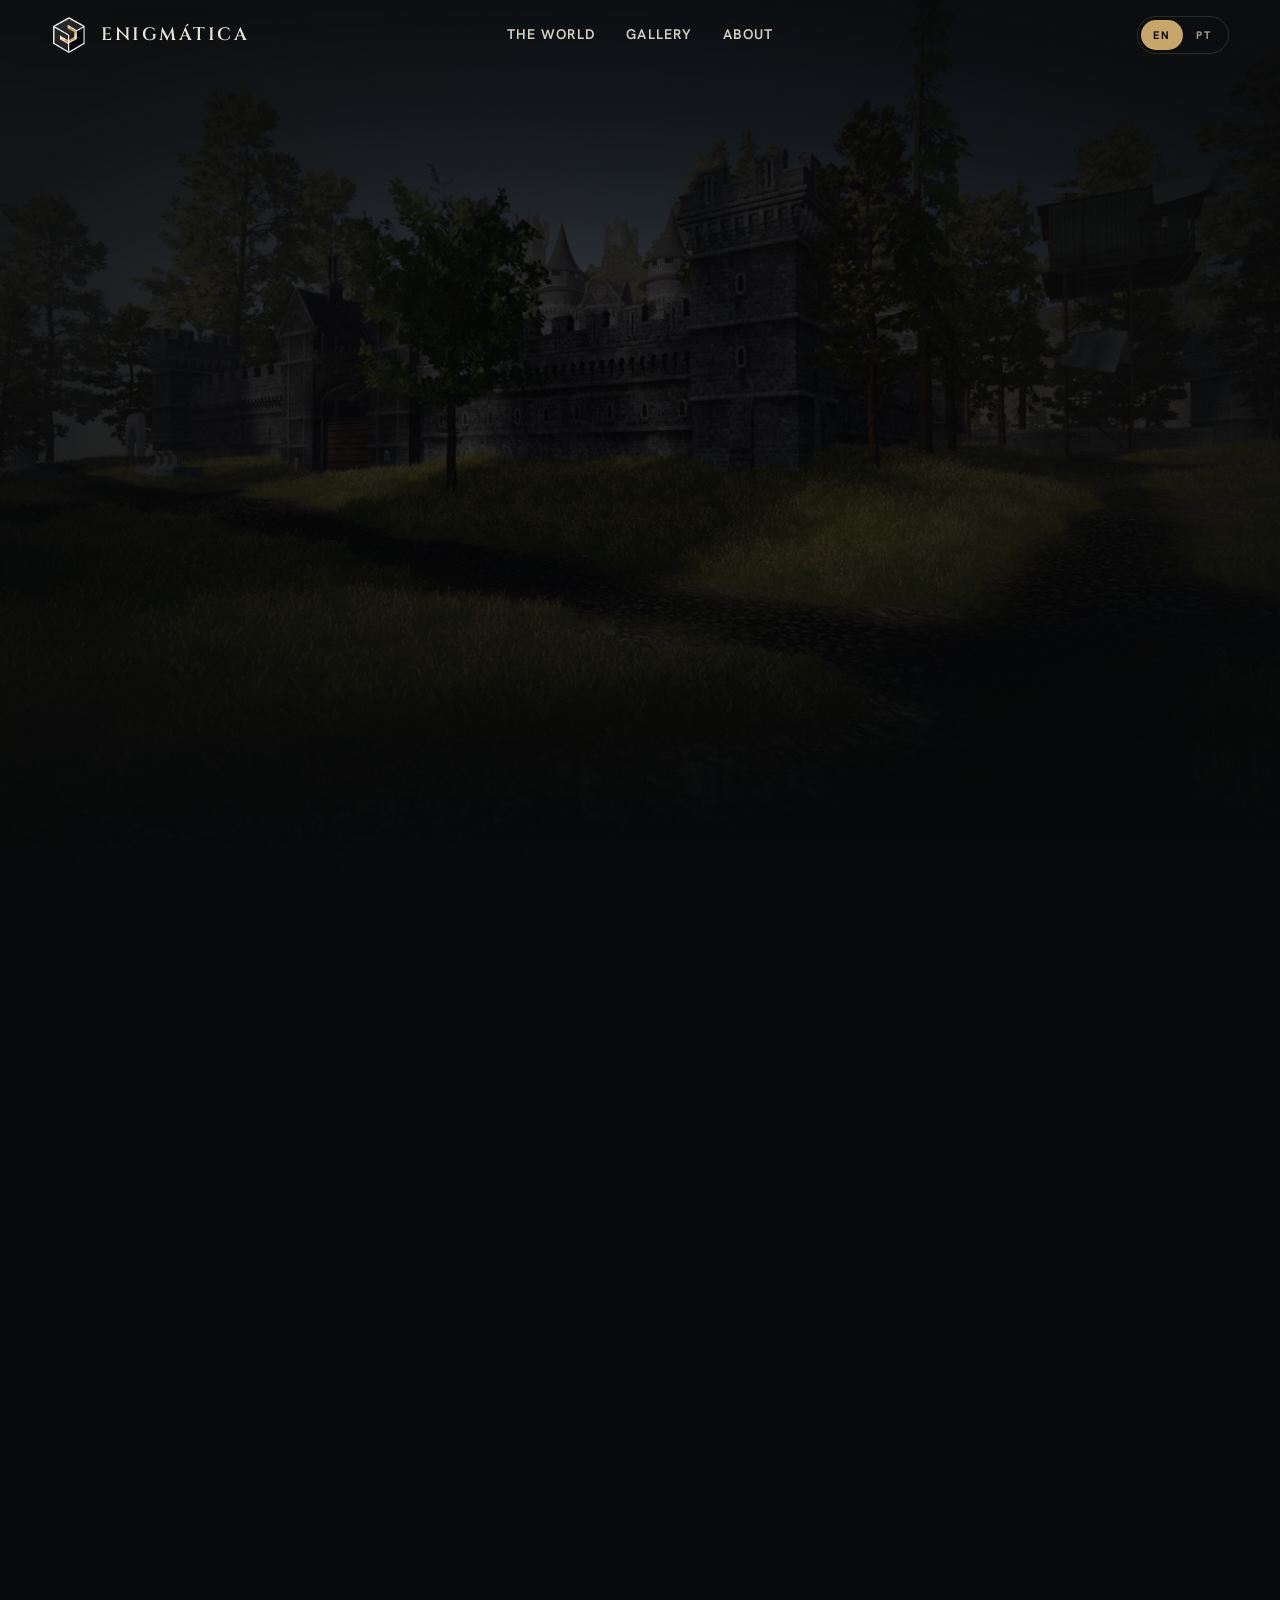
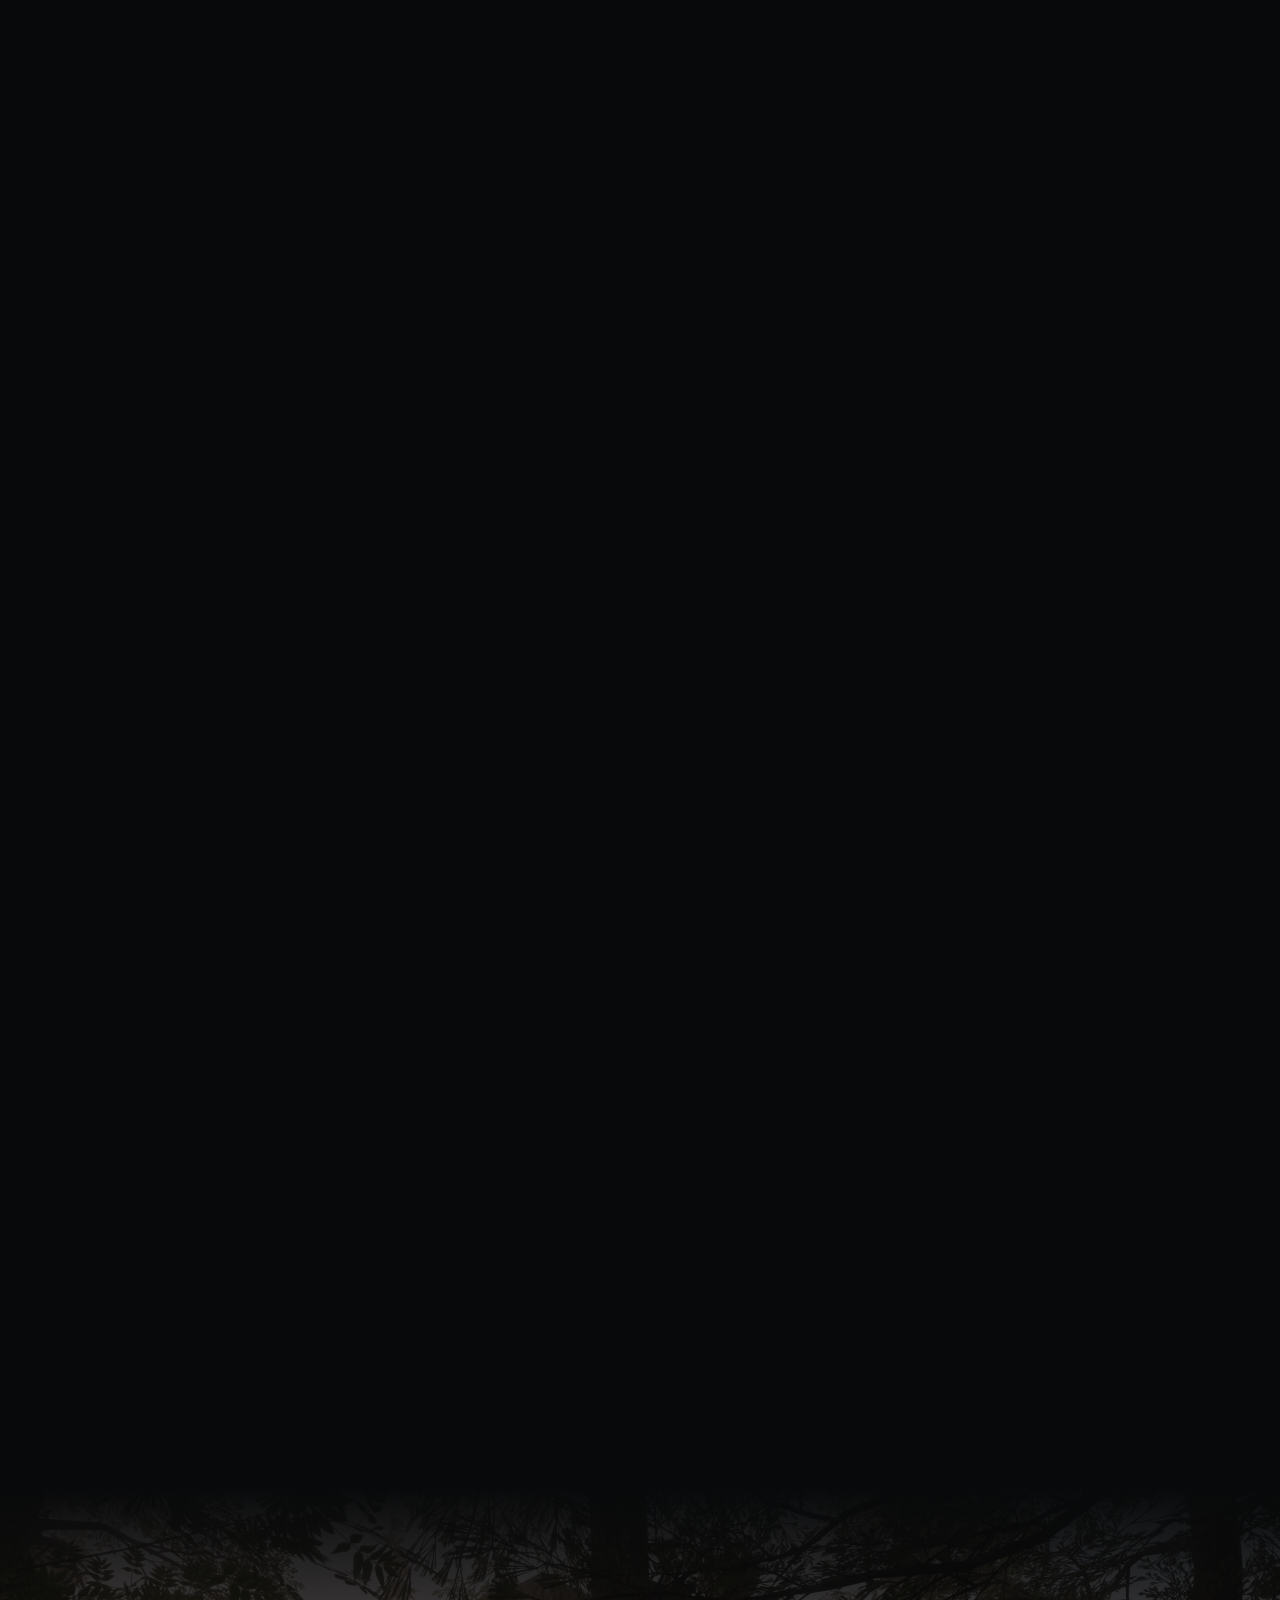
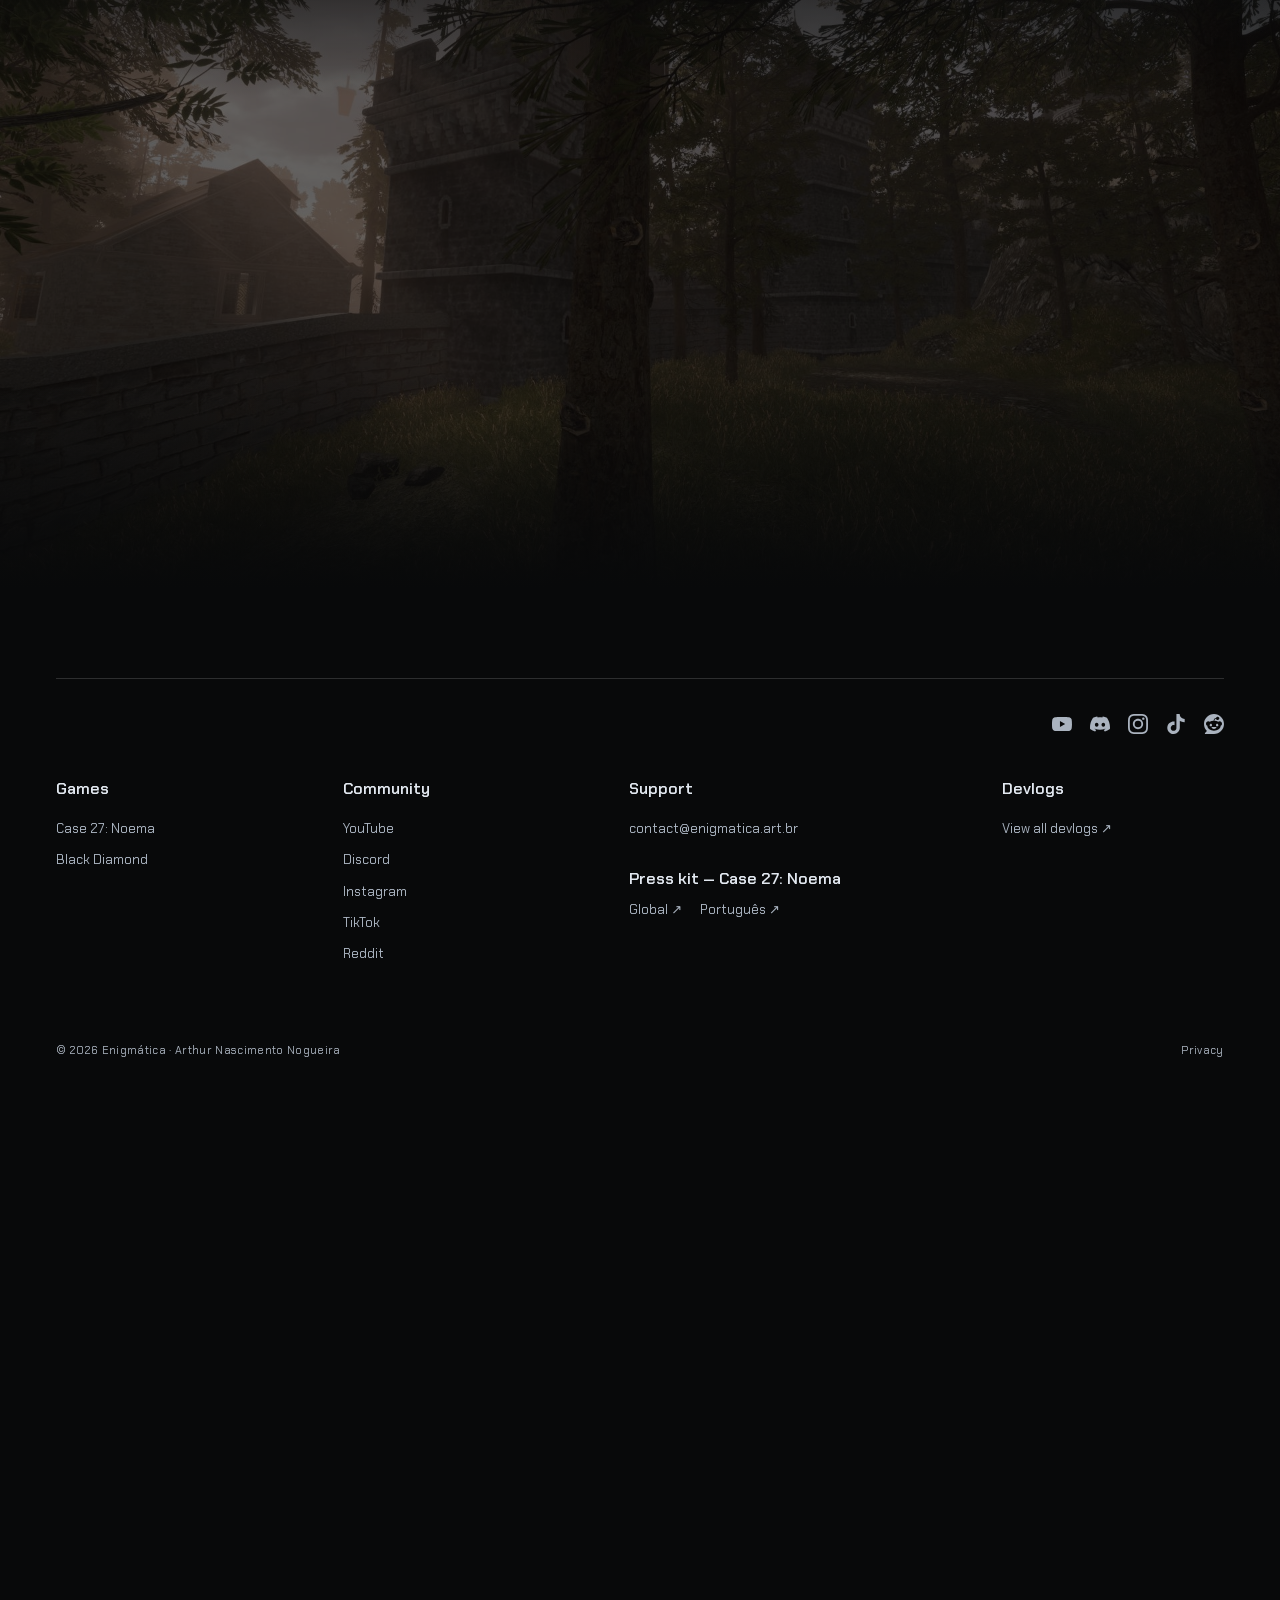
<file: index.html>
<!doctype html>
<html lang="pt-BR">
<head>
  <meta charset="utf-8">
  <meta name="viewport" content="width=device-width, initial-scale=1">
  <meta http-equiv="refresh" content="0; url=./noema/">
  <link rel="canonical" href="https://games.enigmatica.art.br/noema/">
  <title>Case 27: Noema — Enigmática</title>
</head>
<body>
  <p>Abrindo <a href="./noema/">Case 27: Noema</a>…</p>
</body>
</html>
</file>
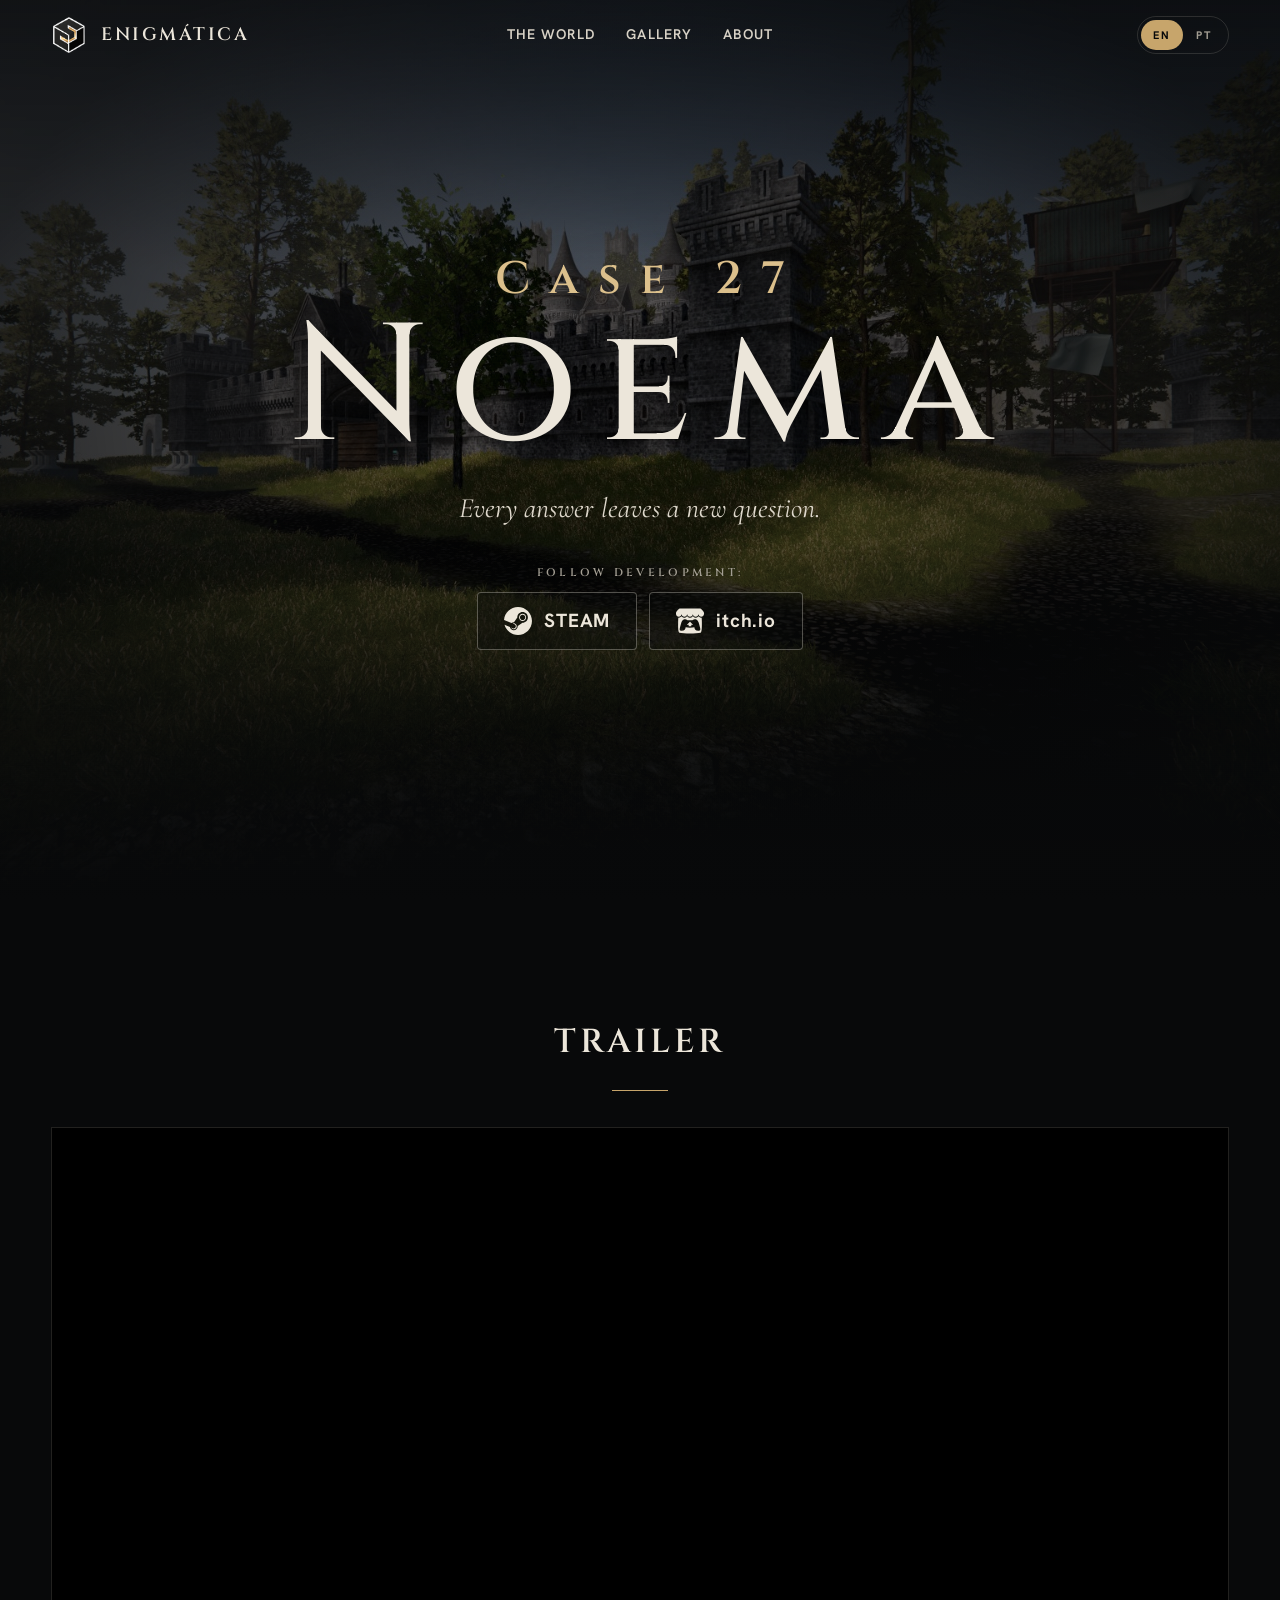
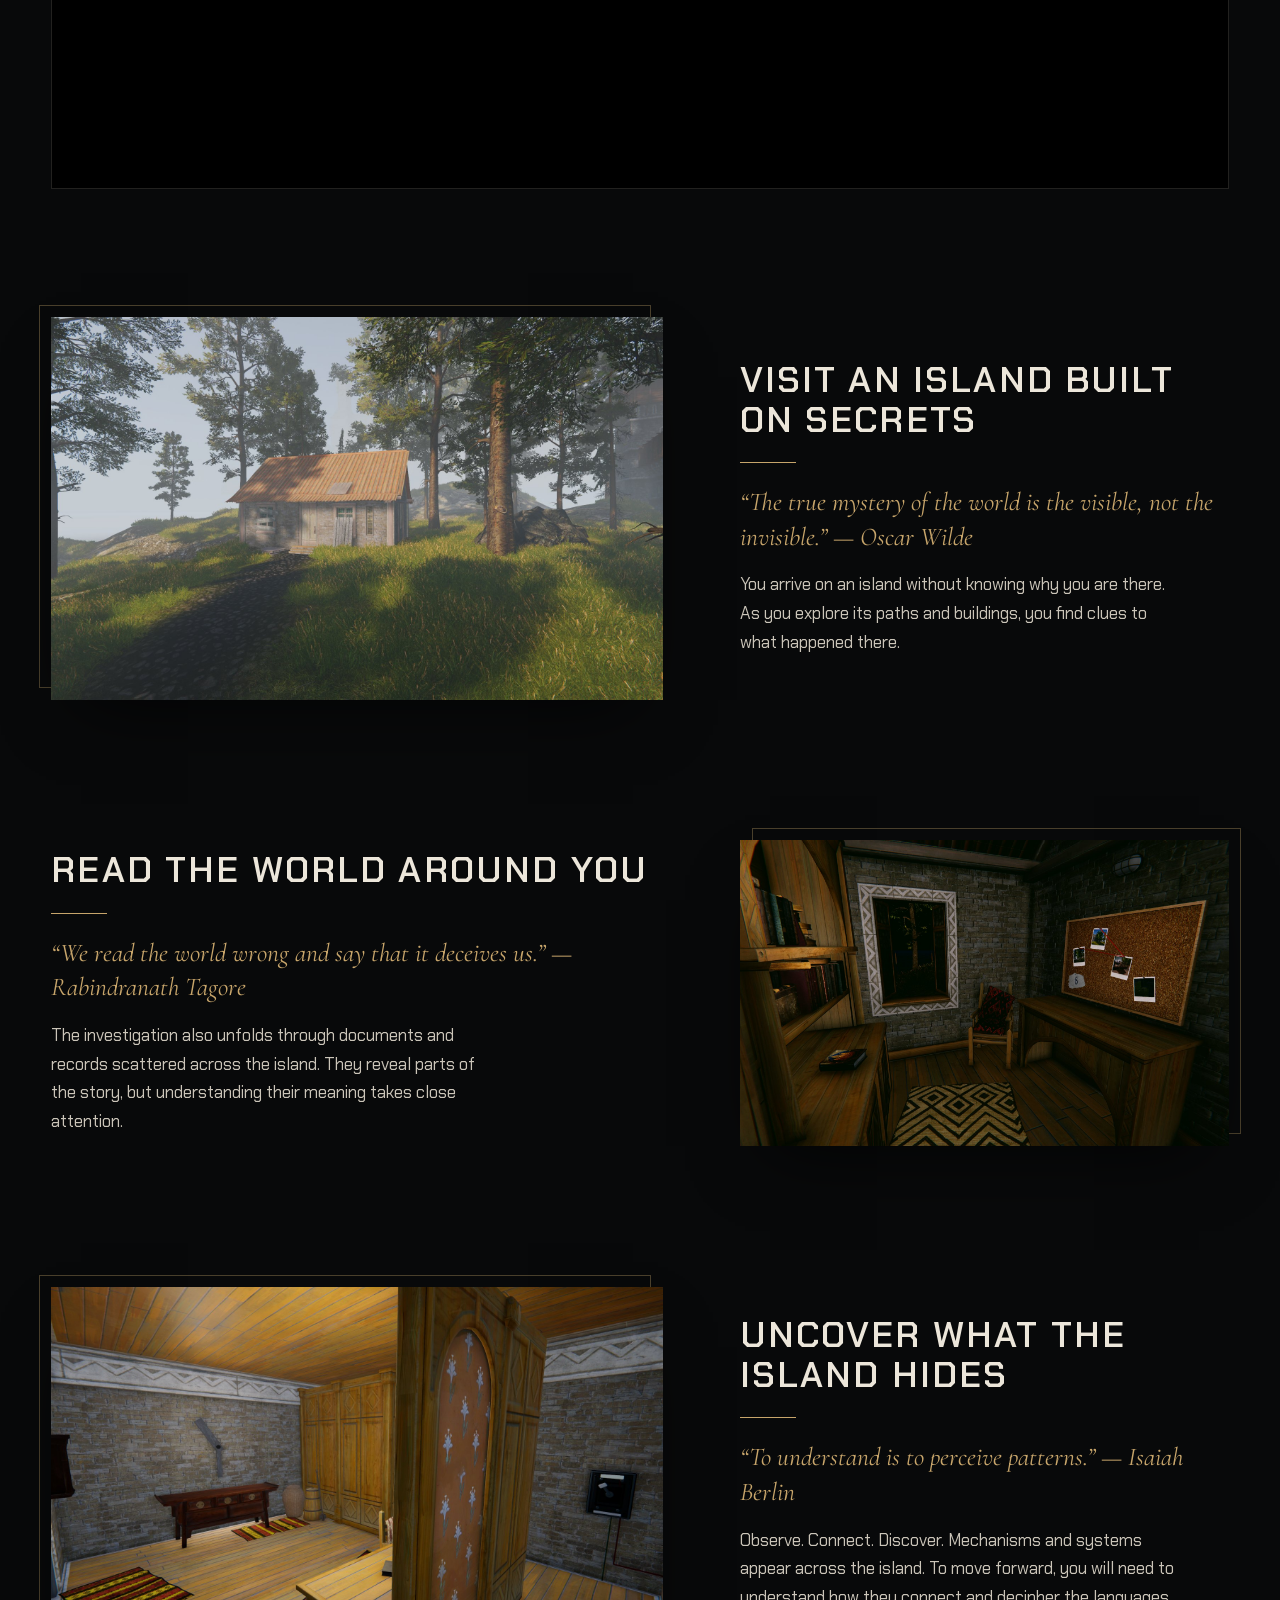
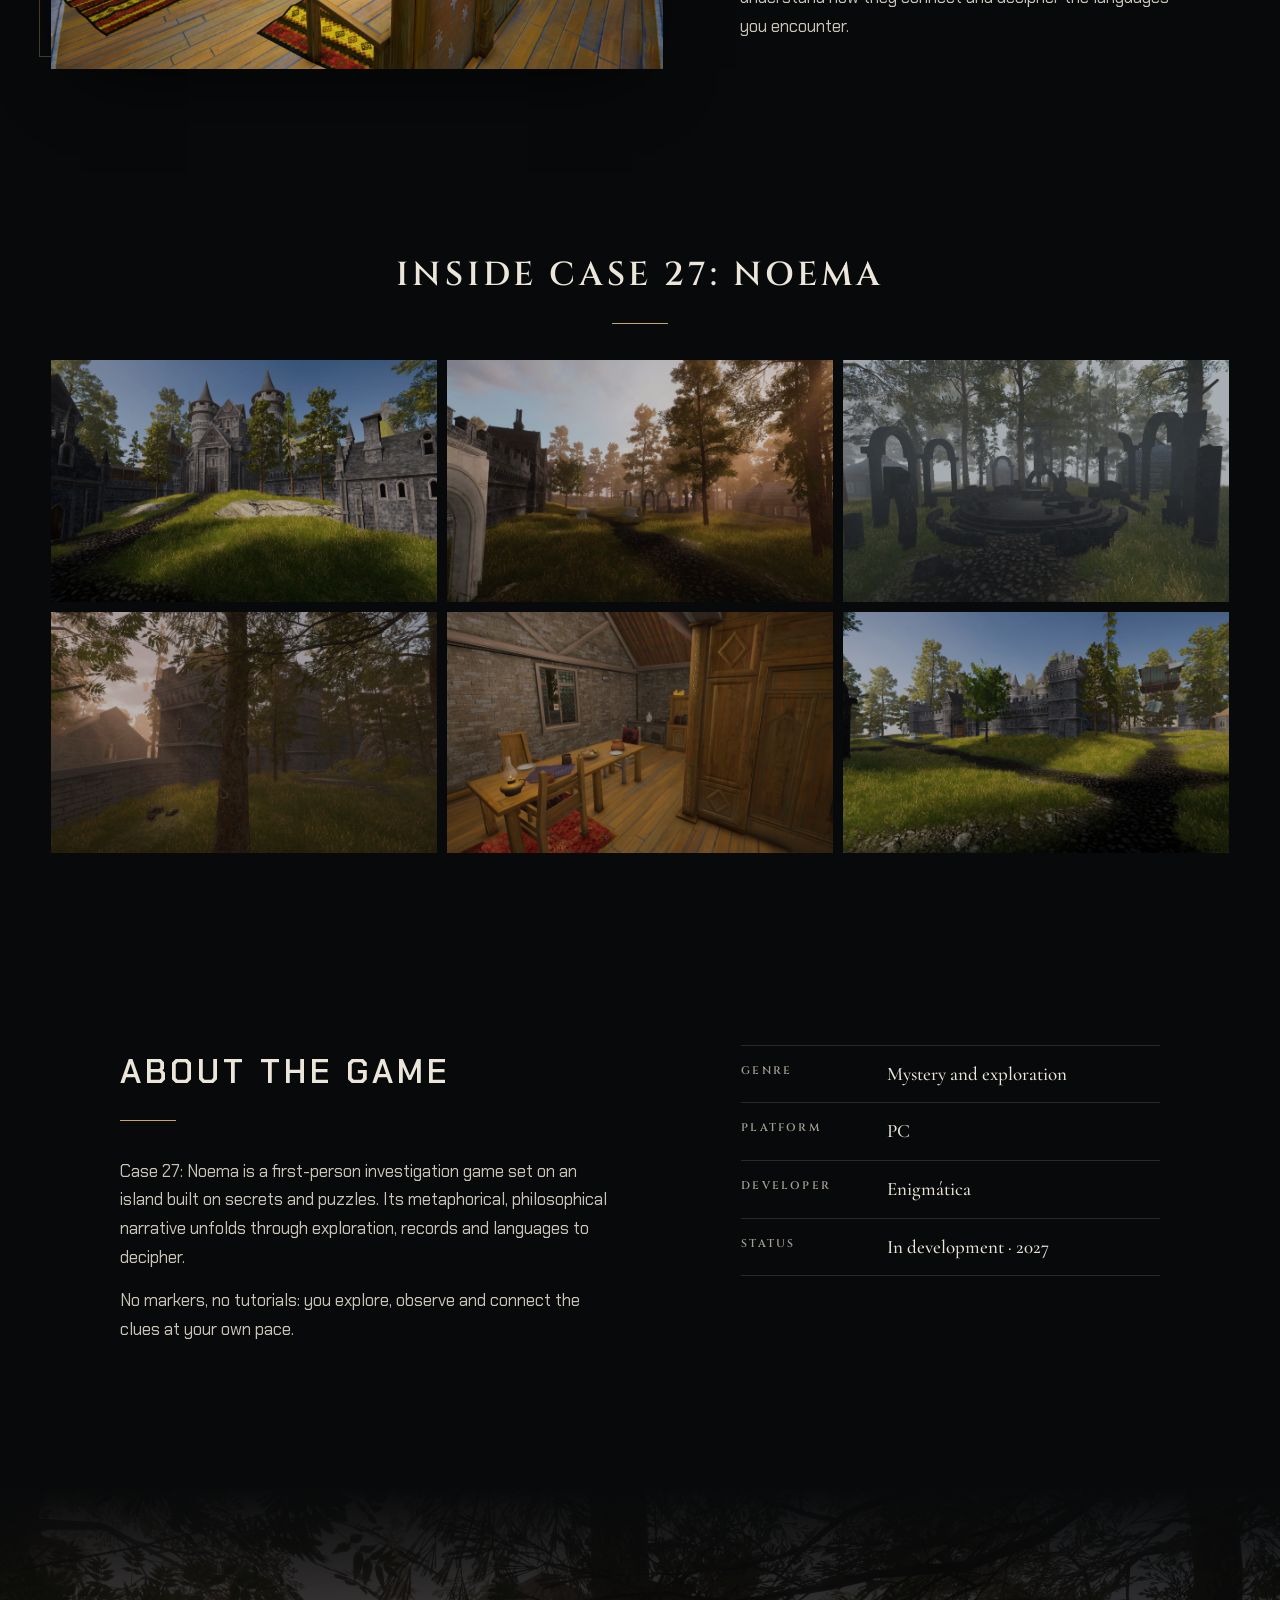
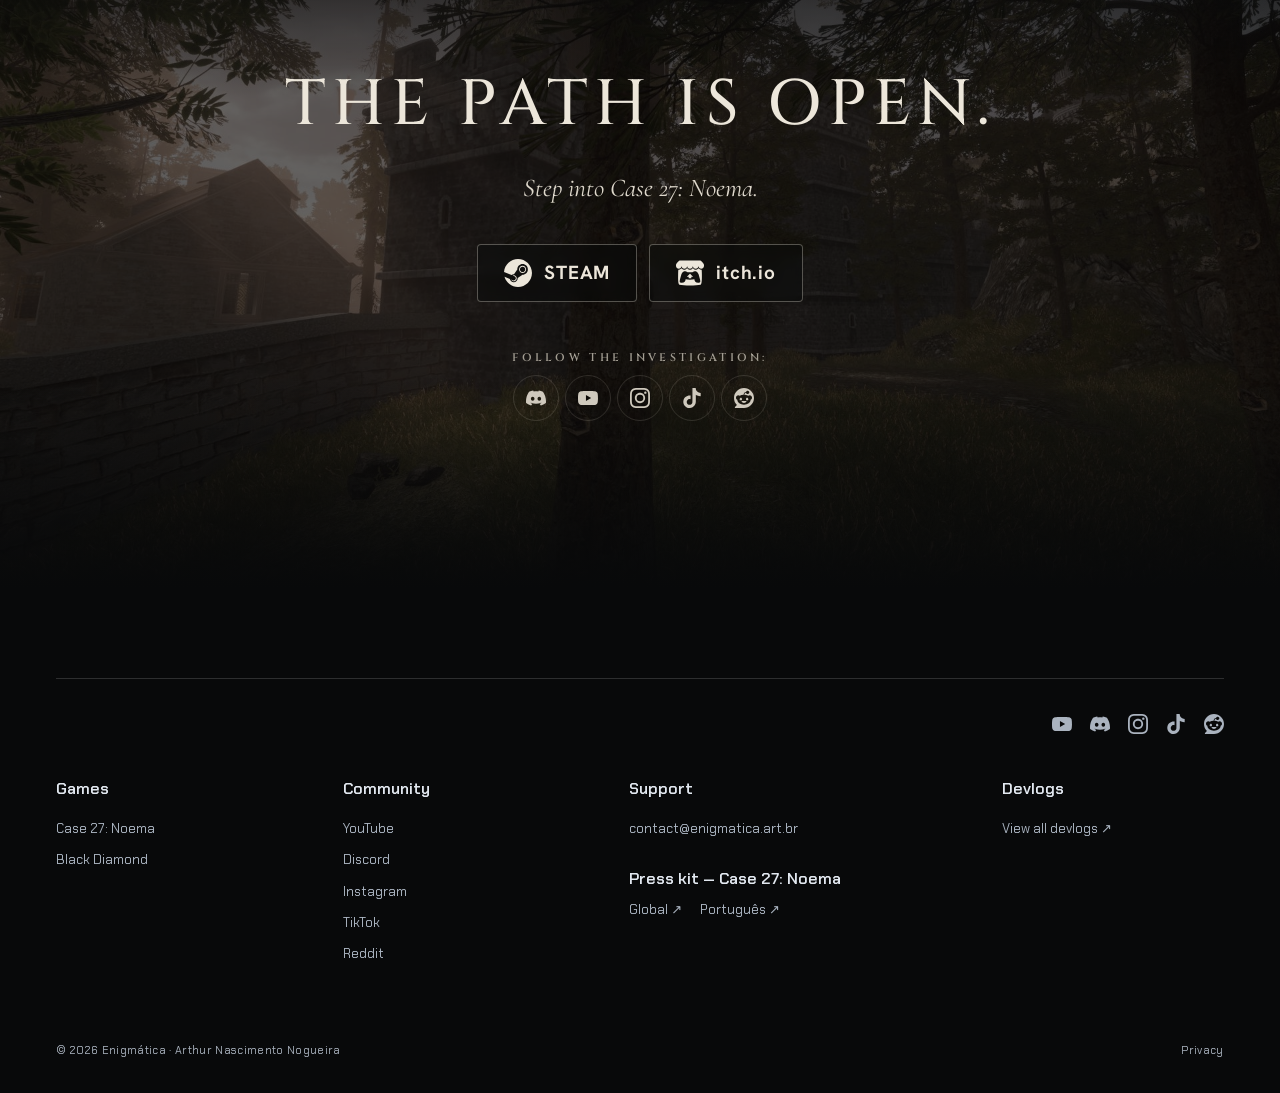
<file: noema/index.html>
<!doctype html>
<html lang="en">
<head>
  <meta charset="utf-8">
  <meta name="viewport" content="width=device-width, initial-scale=1">
  <meta name="theme-color" content="#08090a">
  <meta name="description" content="A first-person investigation on an island of secrets and puzzles. Explore, read records and decipher languages.">
  <meta property="og:title" content="Case 27: Noema — Enigmática">
  <meta property="og:description" content="A first-person investigation on an island of secrets and puzzles, with languages to decipher.">
  <meta property="og:image" content="https://games.enigmatica.art.br/assets/images/principal.jpg">
  <link rel="canonical" href="https://games.enigmatica.art.br/noema/">
  <link rel="icon" href="../assets/images/enigmatica-logo.png">
  <link rel="preload" href="../assets/images/principal.jpg" as="image">
  <link rel="preload" href="../assets/fonts/cinzel-latin-wght-normal.woff2" as="font" type="font/woff2" crossorigin>
  <link rel="stylesheet" href="../assets/noema.css?v=20261116-detail">
  <title>Case 27: Noema — Enigmática</title>
  <link rel="stylesheet" href="../assets/hub-footer.css?v=20261121-lang">
</head>
<body>
  <a class="skip-link" href="#content" data-i18n="skip">Skip to content</a>

  <header class="site-header" data-header>
    <a class="brand" href="https://enigmatica.art.br/" aria-label="Back to the Enigmática hub" data-i18n-attr="aria-label:homeLabel">
      <img src="../assets/images/enigmatica-header-mark.png" alt="" width="34" height="34"><span>Enigmática</span>
    </a>
    <nav class="main-nav" aria-label="Main navigation" data-i18n-attr="aria-label:navLabel">
      <a href="#world" data-i18n="nav.world">The world</a>
      <a href="#gallery" data-i18n="nav.gallery">Gallery</a>
      <a href="#about" data-i18n="nav.about">About</a>
    </nav>
    <div class="header-right">
      
      <div class="lang" role="group" aria-label="Language" data-i18n-attr="aria-label:langGroup">
        <button type="button" data-lang="en" aria-pressed="true" lang="en" title="English">EN</button>
        <button type="button" data-lang="pt" aria-pressed="false" lang="pt-BR" title="Português (Brasil)">PT</button>
      </div>
    </div>
  </header>

  <main id="content">
    <section class="hero" aria-labelledby="game-title">
      <div class="hero-bg" aria-hidden="true"><img src="../assets/images/principal.jpg" alt=""></div>
      <div class="hero-inner">
        <h1 id="game-title" class="logotype" aria-label="Case 27: Noema"><span class="logo-case" aria-hidden="true">Case 27</span><span class="logo-main" aria-hidden="true">Noema</span></h1>
        <p class="hero-line" data-i18n="heroLine">Every answer leaves a new question.</p>
        <div class="buy">
          <p class="buy-label" data-i18n="buyLabel">Follow development:</p>
          <div class="stores"><a class="store" href="https://store.steampowered.com/app/5361160" target="_blank" rel="noreferrer" aria-label="Case 27: Noema on Steam"><svg class="ico" viewBox="0 0 24 24" aria-hidden="true"><path d="M11.979 0C5.678 0 .511 4.86.022 11.037l6.432 2.658c.545-.371 1.203-.59 1.912-.59.063 0 .125.004.188.006l2.861-4.142V8.91c0-2.495 2.028-4.524 4.524-4.524 2.494 0 4.524 2.031 4.524 4.527s-2.03 4.525-4.524 4.525h-.105l-4.076 2.911c0 .052.004.105.004.159 0 1.875-1.515 3.396-3.39 3.396-1.635 0-3.016-1.173-3.331-2.727L.436 15.27C1.862 20.307 6.486 24 11.979 24c6.627 0 11.999-5.373 11.999-12S18.605 0 11.979 0zM7.54 18.21l-1.473-.61c.262.543.714.999 1.314 1.25 1.297.539 2.793-.076 3.332-1.375.263-.63.264-1.319.005-1.949s-.75-1.121-1.377-1.383c-.624-.26-1.29-.249-1.878-.03l1.523.63c.956.4 1.409 1.5 1.009 2.455-.397.957-1.497 1.41-2.454 1.012H7.54zm11.415-9.303c0-1.662-1.353-3.015-3.015-3.015-1.665 0-3.015 1.353-3.015 3.015 0 1.665 1.35 3.015 3.015 3.015 1.663 0 3.015-1.35 3.015-3.015zm-5.273-.005c0-1.252 1.013-2.266 2.265-2.266 1.249 0 2.266 1.014 2.266 2.266 0 1.251-1.017 2.265-2.266 2.265-1.253 0-2.265-1.014-2.265-2.265z"/></svg><span class="store-name">STEAM</span></a><a class="store" href="https://enigmatica-art.itch.io/noema" target="_blank" rel="noreferrer" aria-label="Case 27: Noema on itch.io"><svg class="ico" viewBox="0 0 24 24" aria-hidden="true"><path d="M3.13 1.338C2.08 1.96.02 4.328 0 4.95v1.03c0 1.303 1.22 2.45 2.325 2.45 1.33 0 2.436-1.102 2.436-2.41 0 1.308 1.07 2.41 2.4 2.41 1.328 0 2.362-1.102 2.362-2.41 0 1.308 1.137 2.41 2.466 2.41h.024c1.33 0 2.466-1.102 2.466-2.41 0 1.308 1.034 2.41 2.363 2.41 1.33 0 2.4-1.102 2.4-2.41 0 1.308 1.106 2.41 2.435 2.41C22.78 8.43 24 7.282 24 5.98V4.95c-.02-.62-2.082-2.99-3.13-3.612-3.253-.114-5.508-.134-8.87-.133-3.362 0-7.945.053-8.87.133zm6.376 6.477a2.74 2.74 0 0 1-.468.602c-.5.49-1.19.795-1.947.795a2.786 2.786 0 0 1-1.95-.795c-.182-.178-.32-.37-.446-.59-.127.222-.303.412-.486.59a2.788 2.788 0 0 1-1.95.795c-.092 0-.187-.025-.264-.052-.107 1.113-.152 2.176-.168 2.95v.005l-.006 1.167c.02 2.334-.23 7.564 1.03 8.85 1.952.454 5.545.662 9.15.663 3.605 0 7.198-.21 9.15-.664 1.26-1.284 1.01-6.514 1.03-8.848l-.006-1.167v-.004c-.016-.775-.06-1.838-.168-2.95-.077.026-.172.052-.263.052a2.788 2.788 0 0 1-1.95-.795c-.184-.178-.36-.368-.486-.59-.127.22-.265.412-.447.59a2.786 2.786 0 0 1-1.95.794c-.76 0-1.446-.303-1.948-.793a2.74 2.74 0 0 1-.468-.602 2.738 2.738 0 0 1-.463.602 2.787 2.787 0 0 1-1.95.794h-.16a2.787 2.787 0 0 1-1.95-.793 2.738 2.738 0 0 1-.464-.602zm-2.004 2.59v.002c.795.002 1.5 0 2.373.953.687-.072 1.406-.108 2.125-.107.72 0 1.438.035 2.125.107.873-.953 1.578-.95 2.372-.953.376 0 1.876 0 2.92 2.934l1.123 4.028c.832 2.995-.266 3.068-1.636 3.07-2.03-.075-3.156-1.55-3.156-3.025-1.124.184-2.436.276-3.748.277-1.312 0-2.624-.093-3.748-.277 0 1.475-1.125 2.95-3.156 3.026-1.37-.004-2.468-.077-1.636-3.072l1.122-4.027c1.045-2.934 2.545-2.934 2.92-2.934zM12 12.714c-.002.002-2.14 1.964-2.523 2.662l1.4-.056v1.22c0 .056.56.033 1.123.007.562.026 1.124.05 1.124-.008v-1.22l1.4.055C14.138 14.677 12 12.713 12 12.713z"/></svg><span class="store-name">itch.io</span></a></div>
        </div>
      </div>
    </section>

    <section class="trailer reveal" id="trailer" aria-labelledby="trailer-title">
      <h2 id="trailer-title" class="section-title" data-i18n="trailer.title">Trailer</h2>
      <div class="trailer-frame">
        <iframe src="https://www.youtube-nocookie.com/embed/Oavc016E8pA?rel=0" title="Case 27: Noema — Trailer" loading="lazy" allow="accelerometer; autoplay; clipboard-write; encrypted-media; gyroscope; picture-in-picture; web-share" referrerpolicy="strict-origin-when-cross-origin" allowfullscreen></iframe>
      </div>
    </section>

    <section class="features" id="world" aria-label="The world" data-i18n-attr="aria-label:nav.world">
      <article class="feature reveal">
        <figure class="feature-media"><img src="../assets/images/cabana.jpg" alt="" data-i18n-attr="alt:alt.cabana" loading="lazy"></figure>
        <div class="feature-copy">
          <h2 data-i18n="f1.title">Visit an island built on secrets</h2>
          <p class="quote" data-i18n="f1.quote">“The true mystery of the world is the visible, not the invisible.” — Oscar Wilde</p>
          <p data-i18n="f1.text">You arrive on an island without knowing why you are there. As you explore its paths and buildings, you find clues to what happened there.</p>
        </div>
      </article>
      <article class="feature is-flip reveal">
        <figure class="feature-media"><img src="../assets/images/investigacao.jpg" alt="" data-i18n-attr="alt:alt.investigacao" loading="lazy"></figure>
        <div class="feature-copy">
          <h2 data-i18n="f2.title">Read the world around you</h2>
          <p class="quote" data-i18n="f2.quote">“We read the world wrong and say that it deceives us.” — Rabindranath Tagore</p>
          <p data-i18n="f2.text">The investigation also unfolds through documents and records scattered across the island. They reveal parts of the story, but understanding their meaning takes close attention.</p>
        </div>
      </article>
      <article class="feature reveal">
        <figure class="feature-media"><img src="../assets/images/mecanismo.jpg" alt="" data-i18n-attr="alt:alt.mecanismo" loading="lazy"></figure>
        <div class="feature-copy">
          <h2 data-i18n="f3.title">Uncover what the island hides</h2>
          <p class="quote" data-i18n="f3.quote">“To understand is to perceive patterns.” — Isaiah Berlin</p>
          <p data-i18n="f3.text">Observe. Connect. Discover. Mechanisms and systems appear across the island. To move forward, you will need to understand how they connect and decipher the languages you encounter.</p>
        </div>
      </article>
    </section>

    <section class="gallery reveal" id="gallery" aria-labelledby="gallery-title">
      <h2 id="gallery-title" class="section-title" data-i18n="gallery.title">Inside Case 27: Noema</h2>
      <ul class="shots"><li><button type="button" class="shot" data-full="../assets/images/castelo.jpg"><img src="../assets/images/castelo.jpg" alt="" data-i18n-attr="alt:alt.castelo" loading="lazy"></button></li><li><button type="button" class="shot" data-full="../assets/images/caminho.jpg"><img src="../assets/images/caminho.jpg" alt="" data-i18n-attr="alt:alt.caminho" loading="lazy"></button></li><li><button type="button" class="shot" data-full="../assets/images/ruinas.jpg"><img src="../assets/images/ruinas.jpg" alt="" data-i18n-attr="alt:alt.ruinas" loading="lazy"></button></li><li><button type="button" class="shot" data-full="../assets/images/torres.jpg"><img src="../assets/images/torres.jpg" alt="" data-i18n-attr="alt:alt.torres" loading="lazy"></button></li><li><button type="button" class="shot" data-full="../assets/images/interior.jpg"><img src="../assets/images/interior.jpg" alt="" data-i18n-attr="alt:alt.interior" loading="lazy"></button></li><li><button type="button" class="shot" data-full="../assets/images/principal.jpg"><img src="../assets/images/principal.jpg" alt="" data-i18n-attr="alt:alt.principal" loading="lazy"></button></li></ul>
    </section>

    <section class="about reveal" id="about" aria-labelledby="about-title">
      <div class="about-copy">
        <h2 id="about-title" class="section-title" data-i18n="about.title">About the game</h2>
        <p data-i18n="about.text1">Case 27: Noema is a first-person investigation game set on an island built on secrets and puzzles. Its metaphorical, philosophical narrative unfolds through exploration, records and languages to decipher.</p>
        <p data-i18n="about.text2">No markers, no tutorials: you explore, observe and connect the clues at your own pace.</p>
      </div>
      <dl class="facts">
        <div><dt data-i18n="facts.genre">Genre</dt><dd data-i18n="facts.genreValue">Mystery and exploration</dd></div>
        <div><dt data-i18n="facts.platform">Platform</dt><dd>PC</dd></div>
        <div><dt data-i18n="facts.developer">Developer</dt><dd>Enigmática</dd></div>
        <div><dt data-i18n="facts.status">Status</dt><dd data-i18n="kicker">In development · 2027</dd></div>
      </dl>
    </section>

    <section class="closing" aria-labelledby="closing-title">
      <div class="closing-bg" aria-hidden="true"><img src="../assets/images/torres.jpg" alt="" loading="lazy"></div>
      <div class="closing-inner reveal">
        <h2 id="closing-title" data-i18n="closing.title">The path is open.</h2>
        <p class="quote" data-i18n="closing.quote">Step into Case 27: Noema.</p>
        <div class="stores"><a class="store" href="https://store.steampowered.com/app/5361160" target="_blank" rel="noreferrer" aria-label="Case 27: Noema on Steam"><svg class="ico" viewBox="0 0 24 24" aria-hidden="true"><path d="M11.979 0C5.678 0 .511 4.86.022 11.037l6.432 2.658c.545-.371 1.203-.59 1.912-.59.063 0 .125.004.188.006l2.861-4.142V8.91c0-2.495 2.028-4.524 4.524-4.524 2.494 0 4.524 2.031 4.524 4.527s-2.03 4.525-4.524 4.525h-.105l-4.076 2.911c0 .052.004.105.004.159 0 1.875-1.515 3.396-3.39 3.396-1.635 0-3.016-1.173-3.331-2.727L.436 15.27C1.862 20.307 6.486 24 11.979 24c6.627 0 11.999-5.373 11.999-12S18.605 0 11.979 0zM7.54 18.21l-1.473-.61c.262.543.714.999 1.314 1.25 1.297.539 2.793-.076 3.332-1.375.263-.63.264-1.319.005-1.949s-.75-1.121-1.377-1.383c-.624-.26-1.29-.249-1.878-.03l1.523.63c.956.4 1.409 1.5 1.009 2.455-.397.957-1.497 1.41-2.454 1.012H7.54zm11.415-9.303c0-1.662-1.353-3.015-3.015-3.015-1.665 0-3.015 1.353-3.015 3.015 0 1.665 1.35 3.015 3.015 3.015 1.663 0 3.015-1.35 3.015-3.015zm-5.273-.005c0-1.252 1.013-2.266 2.265-2.266 1.249 0 2.266 1.014 2.266 2.266 0 1.251-1.017 2.265-2.266 2.265-1.253 0-2.265-1.014-2.265-2.265z"/></svg><span class="store-name">STEAM</span></a><a class="store" href="https://enigmatica-art.itch.io/noema" target="_blank" rel="noreferrer" aria-label="Case 27: Noema on itch.io"><svg class="ico" viewBox="0 0 24 24" aria-hidden="true"><path d="M3.13 1.338C2.08 1.96.02 4.328 0 4.95v1.03c0 1.303 1.22 2.45 2.325 2.45 1.33 0 2.436-1.102 2.436-2.41 0 1.308 1.07 2.41 2.4 2.41 1.328 0 2.362-1.102 2.362-2.41 0 1.308 1.137 2.41 2.466 2.41h.024c1.33 0 2.466-1.102 2.466-2.41 0 1.308 1.034 2.41 2.363 2.41 1.33 0 2.4-1.102 2.4-2.41 0 1.308 1.106 2.41 2.435 2.41C22.78 8.43 24 7.282 24 5.98V4.95c-.02-.62-2.082-2.99-3.13-3.612-3.253-.114-5.508-.134-8.87-.133-3.362 0-7.945.053-8.87.133zm6.376 6.477a2.74 2.74 0 0 1-.468.602c-.5.49-1.19.795-1.947.795a2.786 2.786 0 0 1-1.95-.795c-.182-.178-.32-.37-.446-.59-.127.222-.303.412-.486.59a2.788 2.788 0 0 1-1.95.795c-.092 0-.187-.025-.264-.052-.107 1.113-.152 2.176-.168 2.95v.005l-.006 1.167c.02 2.334-.23 7.564 1.03 8.85 1.952.454 5.545.662 9.15.663 3.605 0 7.198-.21 9.15-.664 1.26-1.284 1.01-6.514 1.03-8.848l-.006-1.167v-.004c-.016-.775-.06-1.838-.168-2.95-.077.026-.172.052-.263.052a2.788 2.788 0 0 1-1.95-.795c-.184-.178-.36-.368-.486-.59-.127.22-.265.412-.447.59a2.786 2.786 0 0 1-1.95.794c-.76 0-1.446-.303-1.948-.793a2.74 2.74 0 0 1-.468-.602 2.738 2.738 0 0 1-.463.602 2.787 2.787 0 0 1-1.95.794h-.16a2.787 2.787 0 0 1-1.95-.793 2.738 2.738 0 0 1-.464-.602zm-2.004 2.59v.002c.795.002 1.5 0 2.373.953.687-.072 1.406-.108 2.125-.107.72 0 1.438.035 2.125.107.873-.953 1.578-.95 2.372-.953.376 0 1.876 0 2.92 2.934l1.123 4.028c.832 2.995-.266 3.068-1.636 3.07-2.03-.075-3.156-1.55-3.156-3.025-1.124.184-2.436.276-3.748.277-1.312 0-2.624-.093-3.748-.277 0 1.475-1.125 2.95-3.156 3.026-1.37-.004-2.468-.077-1.636-3.072l1.122-4.027c1.045-2.934 2.545-2.934 2.92-2.934zM12 12.714c-.002.002-2.14 1.964-2.523 2.662l1.4-.056v1.22c0 .056.56.033 1.123.007.562.026 1.124.05 1.124-.008v-1.22l1.4.055C14.138 14.677 12 12.713 12 12.713z"/></svg><span class="store-name">itch.io</span></a></div>
        <div class="community">
          <p data-i18n="community">Follow the investigation:</p>
          <ul class="social social-big"><li><a href="https://discord.gg/URapb2bbFA" target="_blank" rel="noreferrer" aria-label="Discord" title="Discord"><svg class="ico" viewBox="0 0 24 24" aria-hidden="true"><path d="M20.317 4.3698a19.7913 19.7913 0 00-4.8851-1.5152.0741.0741 0 00-.0785.0371c-.211.3753-.4447.8648-.6083 1.2495-1.8447-.2762-3.68-.2762-5.4868 0-.1636-.3933-.4058-.8742-.6177-1.2495a.077.077 0 00-.0785-.037 19.7363 19.7363 0 00-4.8852 1.515.0699.0699 0 00-.0321.0277C.5334 9.0458-.319 13.5799.0992 18.0578a.0824.0824 0 00.0312.0561c2.0528 1.5076 4.0413 2.4228 5.9929 3.0294a.0777.0777 0 00.0842-.0276c.4616-.6304.8731-1.2952 1.226-1.9942a.076.076 0 00-.0416-.1057c-.6528-.2476-1.2743-.5495-1.8722-.8923a.077.077 0 01-.0076-.1277c.1258-.0943.2517-.1923.3718-.2914a.0743.0743 0 01.0776-.0105c3.9278 1.7933 8.18 1.7933 12.0614 0a.0739.0739 0 01.0785.0095c.1202.099.246.1981.3728.2924a.077.077 0 01-.0066.1276 12.2986 12.2986 0 01-1.873.8914.0766.0766 0 00-.0407.1067c.3604.698.7719 1.3628 1.225 1.9932a.076.076 0 00.0842.0286c1.961-.6067 3.9495-1.5219 6.0023-3.0294a.077.077 0 00.0313-.0552c.5004-5.177-.8382-9.6739-3.5485-13.6604a.061.061 0 00-.0312-.0286zM8.02 15.3312c-1.1825 0-2.1569-1.0857-2.1569-2.419 0-1.3332.9555-2.4189 2.157-2.4189 1.2108 0 2.1757 1.0952 2.1568 2.419 0 1.3332-.9555 2.4189-2.1569 2.4189zm7.9748 0c-1.1825 0-2.1569-1.0857-2.1569-2.419 0-1.3332.9554-2.4189 2.1569-2.4189 1.2108 0 2.1757 1.0952 2.1568 2.419 0 1.3332-.946 2.4189-2.1568 2.4189Z"/></svg></a></li><li><a href="https://www.youtube.com/@enigmatica-art" target="_blank" rel="noreferrer" aria-label="YouTube" title="YouTube"><svg class="ico" viewBox="0 0 24 24" aria-hidden="true"><path d="M23.498 6.186a3.016 3.016 0 0 0-2.122-2.136C19.505 3.545 12 3.545 12 3.545s-7.505 0-9.377.505A3.017 3.017 0 0 0 .502 6.186C0 8.07 0 12 0 12s0 3.93.502 5.814a3.016 3.016 0 0 0 2.122 2.136c1.871.505 9.376.505 9.376.505s7.505 0 9.377-.505a3.015 3.015 0 0 0 2.122-2.136C24 15.93 24 12 24 12s0-3.93-.502-5.814zM9.545 15.568V8.432L15.818 12l-6.273 3.568z"/></svg></a></li><li><a href="https://www.instagram.com/enigmatica.official/" target="_blank" rel="noreferrer" aria-label="Instagram" title="Instagram"><svg class="ico" viewBox="0 0 24 24" aria-hidden="true"><path d="M7.0301.084c-1.2768.0602-2.1487.264-2.911.5634-.7888.3075-1.4575.72-2.1228 1.3877-.6652.6677-1.075 1.3368-1.3802 2.127-.2954.7638-.4956 1.6365-.552 2.914-.0564 1.2775-.0689 1.6882-.0626 4.947.0062 3.2586.0206 3.6671.0825 4.9473.061 1.2765.264 2.1482.5635 2.9107.308.7889.72 1.4573 1.388 2.1228.6679.6655 1.3365 1.0743 2.1285 1.38.7632.295 1.6361.4961 2.9134.552 1.2773.056 1.6884.069 4.9462.0627 3.2578-.0062 3.668-.0207 4.9478-.0814 1.28-.0607 2.147-.2652 2.9098-.5633.7889-.3086 1.4578-.72 2.1228-1.3881.665-.6682 1.0745-1.3378 1.3795-2.1284.2957-.7632.4966-1.636.552-2.9124.056-1.2809.0692-1.6898.063-4.948-.0063-3.2583-.021-3.6668-.0817-4.9465-.0607-1.2797-.264-2.1487-.5633-2.9117-.3084-.7889-.72-1.4568-1.3876-2.1228C21.2982 1.33 20.628.9208 19.8378.6165 19.074.321 18.2017.1197 16.9244.0645 15.6471.0093 15.236-.005 11.977.0014 8.718.0076 8.31.0215 7.0301.0839m.1402 21.6932c-1.17-.0509-1.8053-.2453-2.2287-.408-.5606-.216-.96-.4771-1.3819-.895-.422-.4178-.6811-.8186-.9-1.378-.1644-.4234-.3624-1.058-.4171-2.228-.0595-1.2645-.072-1.6442-.079-4.848-.007-3.2037.0053-3.583.0607-4.848.05-1.169.2456-1.805.408-2.2282.216-.5613.4762-.96.895-1.3816.4188-.4217.8184-.6814 1.3783-.9003.423-.1651 1.0575-.3614 2.227-.4171 1.2655-.06 1.6447-.072 4.848-.079 3.2033-.007 3.5835.005 4.8495.0608 1.169.0508 1.8053.2445 2.228.408.5608.216.96.4754 1.3816.895.4217.4194.6816.8176.9005 1.3787.1653.4217.3617 1.056.4169 2.2263.0602 1.2655.0739 1.645.0796 4.848.0058 3.203-.0055 3.5834-.061 4.848-.051 1.17-.245 1.8055-.408 2.2294-.216.5604-.4763.96-.8954 1.3814-.419.4215-.8181.6811-1.3783.9-.4224.1649-1.0577.3617-2.2262.4174-1.2656.0595-1.6448.072-4.8493.079-3.2045.007-3.5825-.006-4.848-.0608M16.953 5.5864A1.44 1.44 0 1 0 18.39 4.144a1.44 1.44 0 0 0-1.437 1.4424M5.8385 12.012c.0067 3.4032 2.7706 6.1557 6.173 6.1493 3.4026-.0065 6.157-2.7701 6.1506-6.1733-.0065-3.4032-2.771-6.1565-6.174-6.1498-3.403.0067-6.156 2.771-6.1496 6.1738M8 12.0077a4 4 0 1 1 4.008 3.9921A3.9996 3.9996 0 0 1 8 12.0077"/></svg></a></li><li><a href="https://www.tiktok.com/@enigmatica_art" target="_blank" rel="noreferrer" aria-label="TikTok" title="TikTok"><svg class="ico" viewBox="0 0 24 24" aria-hidden="true"><path d="M12.525.02c1.31-.02 2.61-.01 3.91-.02.08 1.53.63 3.09 1.75 4.17 1.12 1.11 2.7 1.62 4.24 1.79v4.03c-1.44-.05-2.89-.35-4.2-.97-.57-.26-1.1-.59-1.62-.93-.01 2.92.01 5.84-.02 8.75-.08 1.4-.54 2.79-1.35 3.94-1.31 1.92-3.58 3.17-5.91 3.21-1.43.08-2.86-.31-4.08-1.03-2.02-1.19-3.44-3.37-3.65-5.71-.02-.5-.03-1-.01-1.49.18-1.9 1.12-3.72 2.58-4.96 1.66-1.44 3.98-2.13 6.15-1.72.02 1.48-.04 2.96-.04 4.44-.99-.32-2.15-.23-3.02.37-.63.41-1.11 1.04-1.36 1.75-.21.51-.15 1.07-.14 1.61.24 1.64 1.82 3.02 3.5 2.87 1.12-.01 2.19-.66 2.77-1.61.19-.33.4-.67.41-1.06.1-1.79.06-3.57.07-5.36.01-4.03-.01-8.05.02-12.07z"/></svg></a></li><li><a href="https://www.reddit.com/user/Enigmatica-Art/" target="_blank" rel="noreferrer" aria-label="Reddit" title="Reddit"><svg class="ico" viewBox="0 0 24 24" aria-hidden="true"><path d="M12 0C5.373 0 0 5.373 0 12c0 3.314 1.343 6.314 3.515 8.485l-2.286 2.286C.775 23.225 1.097 24 1.738 24H12c6.627 0 12-5.373 12-12S18.627 0 12 0Zm4.388 3.199c1.104 0 1.999.895 1.999 1.999 0 1.105-.895 2-1.999 2-.946 0-1.739-.657-1.947-1.539v.002c-1.147.162-2.032 1.15-2.032 2.341v.007c1.776.067 3.4.567 4.686 1.363.473-.363 1.064-.58 1.707-.58 1.547 0 2.802 1.254 2.802 2.802 0 1.117-.655 2.081-1.601 2.531-.088 3.256-3.637 5.876-7.997 5.876-4.361 0-7.905-2.617-7.998-5.87-.954-.447-1.614-1.415-1.614-2.538 0-1.548 1.255-2.802 2.803-2.802.645 0 1.239.218 1.712.585 1.275-.79 2.881-1.291 4.64-1.365v-.01c0-1.663 1.263-3.034 2.88-3.207.188-.911.993-1.595 1.959-1.595Zm-8.085 8.376c-.784 0-1.459.78-1.506 1.797-.047 1.016.64 1.429 1.426 1.429.786 0 1.371-.369 1.418-1.385.047-1.017-.553-1.841-1.338-1.841Zm7.406 0c-.786 0-1.385.824-1.338 1.841.047 1.017.634 1.385 1.418 1.385.785 0 1.473-.413 1.426-1.429-.046-1.017-.721-1.797-1.506-1.797Zm-3.703 4.013c-.974 0-1.907.048-2.77.135-.147.015-.241.168-.183.305.483 1.154 1.622 1.964 2.953 1.964 1.33 0 2.47-.81 2.953-1.964.057-.137-.037-.29-.184-.305-.863-.087-1.795-.135-2.769-.135Z"/></svg></a></li></ul>
        </div>
      </div>
    </section>
  </main>

  <footer class="foot expanded-foot enigmatica-footer" id="contact">
    <ul class="socials"><li><a href="https://www.youtube.com/@enigmatica-art" target="_blank" rel="noopener noreferrer" aria-label="YouTube" title="YouTube"><svg class="ic" viewBox="0 0 24 24" aria-hidden="true"><path d="M23.498 6.186a3.016 3.016 0 0 0-2.122-2.136C19.505 3.545 12 3.545 12 3.545s-7.505 0-9.377.505A3.017 3.017 0 0 0 .502 6.186C0 8.07 0 12 0 12s0 3.93.502 5.814a3.016 3.016 0 0 0 2.122 2.136c1.871.505 9.376.505 9.376.505s7.505 0 9.377-.505a3.015 3.015 0 0 0 2.122-2.136C24 15.93 24 12 24 12s0-3.93-.502-5.814zM9.545 15.568V8.432L15.818 12l-6.273 3.568z"/></svg></a></li><li><a href="https://discord.gg/URapb2bbFA" target="_blank" rel="noopener noreferrer" aria-label="Discord" title="Discord"><svg class="ic" viewBox="0 0 24 24" aria-hidden="true"><path d="M20.317 4.3698a19.7913 19.7913 0 00-4.8851-1.5152.0741.0741 0 00-.0785.0371c-.211.3753-.4447.8648-.6083 1.2495-1.8447-.2762-3.68-.2762-5.4868 0-.1636-.3933-.4058-.8742-.6177-1.2495a.077.077 0 00-.0785-.037 19.7363 19.7363 0 00-4.8852 1.515.0699.0699 0 00-.0321.0277C.5334 9.0458-.319 13.5799.0992 18.0578a.0824.0824 0 00.0312.0561c2.0528 1.5076 4.0413 2.4228 5.9929 3.0294a.0777.0777 0 00.0842-.0276c.4616-.6304.8731-1.2952 1.226-1.9942a.076.076 0 00-.0416-.1057c-.6528-.2476-1.2743-.5495-1.8722-.8923a.077.077 0 01-.0076-.1277c.1258-.0943.2517-.1923.3718-.2914a.0743.0743 0 01.0776-.0105c3.9278 1.7933 8.18 1.7933 12.0614 0a.0739.0739 0 01.0785.0095c.1202.099.246.1981.3728.2924a.077.077 0 01-.0066.1276 12.2986 12.2986 0 01-1.873.8914.0766.0766 0 00-.0407.1067c.3604.698.7719 1.3628 1.225 1.9932a.076.076 0 00.0842.0286c1.961-.6067 3.9495-1.5219 6.0023-3.0294a.077.077 0 00.0313-.0552c.5004-5.177-.8382-9.6739-3.5485-13.6604a.061.061 0 00-.0312-.0286zM8.02 15.3312c-1.1825 0-2.1569-1.0857-2.1569-2.419 0-1.3332.9555-2.4189 2.157-2.4189 1.2108 0 2.1757 1.0952 2.1568 2.419 0 1.3332-.9555 2.4189-2.1569 2.4189zm7.9748 0c-1.1825 0-2.1569-1.0857-2.1569-2.419 0-1.3332.9554-2.4189 2.1569-2.4189 1.2108 0 2.1757 1.0952 2.1568 2.419 0 1.3332-.946 2.4189-2.1568 2.4189Z"/></svg></a></li><li><a href="https://www.instagram.com/enigmatica.official/" target="_blank" rel="noopener noreferrer" aria-label="Instagram" title="Instagram"><svg class="ic" viewBox="0 0 24 24" aria-hidden="true"><path d="M7.0301.084c-1.2768.0602-2.1487.264-2.911.5634-.7888.3075-1.4575.72-2.1228 1.3877-.6652.6677-1.075 1.3368-1.3802 2.127-.2954.7638-.4956 1.6365-.552 2.914-.0564 1.2775-.0689 1.6882-.0626 4.947.0062 3.2586.0206 3.6671.0825 4.9473.061 1.2765.264 2.1482.5635 2.9107.308.7889.72 1.4573 1.388 2.1228.6679.6655 1.3365 1.0743 2.1285 1.38.7632.295 1.6361.4961 2.9134.552 1.2773.056 1.6884.069 4.9462.0627 3.2578-.0062 3.668-.0207 4.9478-.0814 1.28-.0607 2.147-.2652 2.9098-.5633.7889-.3086 1.4578-.72 2.1228-1.3881.665-.6682 1.0745-1.3378 1.3795-2.1284.2957-.7632.4966-1.636.552-2.9124.056-1.2809.0692-1.6898.063-4.948-.0063-3.2583-.021-3.6668-.0817-4.9465-.0607-1.2797-.264-2.1487-.5633-2.9117-.3084-.7889-.72-1.4568-1.3876-2.1228C21.2982 1.33 20.628.9208 19.8378.6165 19.074.321 18.2017.1197 16.9244.0645 15.6471.0093 15.236-.005 11.977.0014 8.718.0076 8.31.0215 7.0301.0839m.1402 21.6932c-1.17-.0509-1.8053-.2453-2.2287-.408-.5606-.216-.96-.4771-1.3819-.895-.422-.4178-.6811-.8186-.9-1.378-.1644-.4234-.3624-1.058-.4171-2.228-.0595-1.2645-.072-1.6442-.079-4.848-.007-3.2037.0053-3.583.0607-4.848.05-1.169.2456-1.805.408-2.2282.216-.5613.4762-.96.895-1.3816.4188-.4217.8184-.6814 1.3783-.9003.423-.1651 1.0575-.3614 2.227-.4171 1.2655-.06 1.6447-.072 4.848-.079 3.2033-.007 3.5835.005 4.8495.0608 1.169.0508 1.8053.2445 2.228.408.5608.216.96.4754 1.3816.895.4217.4194.6816.8176.9005 1.3787.1653.4217.3617 1.056.4169 2.2263.0602 1.2655.0739 1.645.0796 4.848.0058 3.203-.0055 3.5834-.061 4.848-.051 1.17-.245 1.8055-.408 2.2294-.216.5604-.4763.96-.8954 1.3814-.419.4215-.8181.6811-1.3783.9-.4224.1649-1.0577.3617-2.2262.4174-1.2656.0595-1.6448.072-4.8493.079-3.2045.007-3.5825-.006-4.848-.0608M16.953 5.5864A1.44 1.44 0 1 0 18.39 4.144a1.44 1.44 0 0 0-1.437 1.4424M5.8385 12.012c.0067 3.4032 2.7706 6.1557 6.173 6.1493 3.4026-.0065 6.157-2.7701 6.1506-6.1733-.0065-3.4032-2.771-6.1565-6.174-6.1498-3.403.0067-6.156 2.771-6.1496 6.1738M8 12.0077a4 4 0 1 1 4.008 3.9921A3.9996 3.9996 0 0 1 8 12.0077"/></svg></a></li><li><a href="https://www.tiktok.com/@enigmatica_art" target="_blank" rel="noopener noreferrer" aria-label="TikTok" title="TikTok"><svg class="ic" viewBox="0 0 24 24" aria-hidden="true"><path d="M12.525.02c1.31-.02 2.61-.01 3.91-.02.08 1.53.63 3.09 1.75 4.17 1.12 1.11 2.7 1.62 4.24 1.79v4.03c-1.44-.05-2.89-.35-4.2-.97-.57-.26-1.1-.59-1.62-.93-.01 2.92.01 5.84-.02 8.75-.08 1.4-.54 2.79-1.35 3.94-1.31 1.92-3.58 3.17-5.91 3.21-1.43.08-2.86-.31-4.08-1.03-2.02-1.19-3.44-3.37-3.65-5.71-.02-.5-.03-1-.01-1.49.18-1.9 1.12-3.72 2.58-4.96 1.66-1.44 3.98-2.13 6.15-1.72.02 1.48-.04 2.96-.04 4.44-.99-.32-2.15-.23-3.02.37-.63.41-1.11 1.04-1.36 1.75-.21.51-.15 1.07-.14 1.61.24 1.64 1.82 3.02 3.5 2.87 1.12-.01 2.19-.66 2.77-1.61.19-.33.4-.67.41-1.06.1-1.79.06-3.57.07-5.36.01-4.03-.01-8.05.02-12.07z"/></svg></a></li><li><a href="https://www.reddit.com/user/Enigmatica-Art/" target="_blank" rel="noopener noreferrer" aria-label="Reddit" title="Reddit"><svg class="ic" viewBox="0 0 24 24" aria-hidden="true"><path d="M12 0C5.373 0 0 5.373 0 12c0 3.314 1.343 6.314 3.515 8.485l-2.286 2.286C.775 23.225 1.097 24 1.738 24H12c6.627 0 12-5.373 12-12S18.627 0 12 0Zm4.388 3.199c1.104 0 1.999.895 1.999 1.999 0 1.105-.895 2-1.999 2-.946 0-1.739-.657-1.947-1.539v.002c-1.147.162-2.032 1.15-2.032 2.341v.007c1.776.067 3.4.567 4.686 1.363.473-.363 1.064-.58 1.707-.58 1.547 0 2.802 1.254 2.802 2.802 0 1.117-.655 2.081-1.601 2.531-.088 3.256-3.637 5.876-7.997 5.876-4.361 0-7.905-2.617-7.998-5.87-.954-.447-1.614-1.415-1.614-2.538 0-1.548 1.255-2.802 2.803-2.802.645 0 1.239.218 1.712.585 1.275-.79 2.881-1.291 4.64-1.365v-.01c0-1.663 1.263-3.034 2.88-3.207.188-.911.993-1.595 1.959-1.595Zm-8.085 8.376c-.784 0-1.459.78-1.506 1.797-.047 1.016.64 1.429 1.426 1.429.786 0 1.371-.369 1.418-1.385.047-1.017-.553-1.841-1.338-1.841Zm7.406 0c-.786 0-1.385.824-1.338 1.841.047 1.017.634 1.385 1.418 1.385.785 0 1.473-.413 1.426-1.429-.046-1.017-.721-1.797-1.506-1.797Zm-3.703 4.013c-.974 0-1.907.048-2.77.135-.147.015-.241.168-.183.305.483 1.154 1.622 1.964 2.953 1.964 1.33 0 2.47-.81 2.953-1.964.057-.137-.037-.29-.184-.305-.863-.087-1.795-.135-2.769-.135Z"/></svg></a></li></ul>
    <div class="footer-links">
      <div><h2 data-i18n="shared.games">Games</h2><a href="https://games.enigmatica.art.br/noema/">Case 27: Noema</a><a href="https://blackdiamond.enigmatica.art.br/">Black Diamond</a></div>
      <div><h2 data-i18n="shared.community">Community</h2><a href="https://www.youtube.com/@enigmatica-art" target="_blank" rel="noopener">YouTube</a><a href="https://discord.gg/URapb2bbFA" target="_blank" rel="noopener">Discord</a><a href="https://www.instagram.com/enigmatica.official/" target="_blank" rel="noopener">Instagram</a><a href="https://www.tiktok.com/@enigmatica_art" target="_blank" rel="noopener">TikTok</a><a href="https://www.reddit.com/user/Enigmatica-Art/" target="_blank" rel="noopener">Reddit</a></div>
      <div><h2 data-i18n="shared.support">Support</h2><a class="footer-email" href="mailto:contact@enigmatica.art.br">contact@enigmatica.art.br</a><section class="footer-press" aria-labelledby="footer-press-title"><h2 id="footer-press-title">Press kit — Case 27: Noema</h2><div class="press-links"><a href="https://drive.google.com/drive/folders/1V5Z4pFhVvKewbMiXTl9WNj2BzQwZuZ95?usp=sharing" target="_blank" rel="noopener noreferrer" aria-label="Case 27: Noema — Press kit (Global)">Global ↗</a><a href="https://drive.google.com/drive/folders/19brO-UrrowdczG1I1jmsIwaA9BYUw7GV?usp=sharing" target="_blank" rel="noopener noreferrer" lang="pt-BR" aria-label="Case 27: Noema — Press kit (Português)">Português ↗</a></div></section></div>
      <div><h2 data-i18n="shared.devlogs">Devlogs</h2><a href="https://enigmatica.art.br/devlogs.html" data-i18n="shared.all">View all devlogs ↗</a></div>
    </div>
    <div class="footer-bottom"><span>© <span id="year">2026</span> Enigmática · Arthur Nascimento Nogueira</span><a href="https://enigmatica.art.br/privacidade.html" data-i18n="shared.privacy">Privacy</a></div>
  </footer>

  <dialog class="lightbox" data-lightbox aria-label="Image" data-i18n-attr="aria-label:lightbox">
    <img alt="">
    <button type="button" class="lb-close" aria-label="Close" data-i18n-attr="aria-label:close">×</button>
  </dialog>

  <script src="../assets/noema-i18n.js?v=20261116-global"></script>
  <script src="../assets/i18n.js?v=20261116-global"></script>
  <script src="../assets/hub-footer.js?v=20261112"></script>
  <script src="../assets/noema.js?v=20261112"></script>
</body>
</html>
</file>
<file: assets/noema.css>
@font-face { font-family: 'Cinzel'; src: url('fonts/cinzel-latin-wght-normal.woff2') format('woff2-variations'); font-weight: 400 900; font-display: swap; }
@font-face { font-family: 'Cormorant'; src: url('fonts/cormorant-garamond-latin-500-normal.woff2') format('woff2'); font-weight: 500; font-display: swap; }
@font-face { font-family: 'Cormorant'; src: url('fonts/cormorant-garamond-latin-400-italic.woff2') format('woff2'); font-weight: 400; font-style: italic; font-display: swap; }
@font-face { font-family: 'Hanken'; src: url('fonts/hanken-grotesk-latin-wght-normal.woff2') format('woff2-variations'); font-weight: 100 900; font-display: swap; }

:root {
  color-scheme: dark;
  --ink: #08090a;
  --ink-2: #101213;
  --bone: #ece6da;
  --muted: #a39e93;
  --gold: #c7a56b;
  --gold-soft: rgba(199, 165, 107, .35);
  --line: rgba(236, 230, 218, .14);
  --gut: clamp(18px, 4vw, 64px);
  --wide: 1240px;
}

* { box-sizing: border-box; }
html { background: var(--ink); scroll-behavior: smooth; }
body {
  margin: 0;
  overflow-x: hidden;
  background: var(--ink);
  color: var(--bone);
  font: 500 19px/1.65 'Cormorant', Georgia, serif;
  -webkit-font-smoothing: antialiased;
}
img { display: block; max-width: 100%; }
a { color: inherit; }
h1, h2, h3 { margin: 0; font-family: 'Cinzel', serif; font-weight: 600; }
:focus-visible { outline: 2px solid var(--gold); outline-offset: 3px; }
.skip-link { position: fixed; z-index: 100; top: 12px; left: 12px; padding: 10px 14px; background: var(--bone); color: var(--ink); transform: translateY(-160%); font: 600 14px 'Hanken', sans-serif; }
.skip-link:focus { transform: none; }

/* ---------- cabeçalho ---------- */
.site-header {
  position: fixed; z-index: 40; inset: 0 0 auto;
  display: grid; grid-template-columns: 1fr auto 1fr; align-items: center; gap: 28px;
  padding: 16px var(--gut);
  transition: background .4s ease, border-color .4s ease;
  border-bottom: 1px solid transparent;
}
.site-header.is-scrolled { background: rgba(8, 9, 10, .88); backdrop-filter: blur(12px); -webkit-backdrop-filter: blur(12px); border-color: var(--line); }
.brand { display: inline-flex; align-items: center; gap: 10px; text-decoration: none; font: 600 13px/1 'Cinzel', serif; letter-spacing: .14em; text-transform: uppercase; }
.brand img { width: 34px; height: 34px; }
.main-nav { display: flex; justify-content: center; gap: clamp(18px, 2.4vw, 36px); }
.main-nav a { position: relative; text-decoration: none; font: 600 12px/1 'Cinzel', serif; letter-spacing: .16em; text-transform: uppercase; color: #d8d2c6; padding: 6px 0; }
.main-nav a::after { content: ""; position: absolute; left: 0; right: 100%; bottom: 0; height: 1px; background: var(--gold); transition: right .3s ease; }
.main-nav a:hover::after { right: 0; }
.header-right { justify-self: end; display: flex; align-items: center; gap: 20px; }

.social { list-style: none; margin: 0; padding: 0; display: flex; gap: 6px; }
.social a { display: grid; place-items: center; width: 34px; height: 34px; color: #cfc9bd; border-radius: 50%; transition: color .25s, background .25s; }
.social a:hover { color: var(--ink); background: var(--gold); }
.ico { width: 17px; height: 17px; fill: currentColor; }

.lang { display: inline-flex; padding: 3px; border: 1px solid var(--line); border-radius: 999px; }
.lang button { min-width: 42px; min-height: 30px; padding: 0 10px; border: 0; border-radius: 999px; background: transparent; color: var(--muted); font: 700 11px/1 'Cinzel', serif; letter-spacing: .12em; cursor: pointer; }
.lang button[aria-pressed="true"] { background: var(--gold); color: var(--ink); }

/* ---------- hero ---------- */
.hero { position: relative; min-height: 100svh; display: grid; place-items: center; overflow: hidden; text-align: center; }
.hero-bg { position: absolute; inset: 0; }
.hero-bg img { width: 100%; height: 100%; object-fit: cover; filter: saturate(.55) brightness(.62) contrast(1.08); animation: heroIn 2.4s cubic-bezier(.2, .7, .2, 1) both; }
.hero-bg::after { content: ""; position: absolute; inset: 0; background: radial-gradient(ellipse at 50% 45%, rgba(8, 9, 10, .1), rgba(8, 9, 10, .75) 75%), linear-gradient(180deg, rgba(8, 9, 10, .55), transparent 30%, transparent 60%, var(--ink)); }
@keyframes heroIn { from { opacity: 0; transform: scale(1.08); } to { opacity: 1; transform: scale(1); } }
.hero-inner { position: relative; z-index: 2; padding: 120px var(--gut) 110px; display: grid; justify-items: center; animation: fadeUp 1.6s .5s cubic-bezier(.2, .7, .2, 1) both; }
.kicker { margin: 0 0 22px; font: 600 12px/1 'Cinzel', serif; letter-spacing: .34em; text-transform: uppercase; color: var(--gold); }
.logotype { display: grid; justify-items: center; line-height: .9; text-shadow: 0 8px 40px rgba(0, 0, 0, .55); }
.logo-case { font-size: clamp(27px, 3.55vw, 48px); font-weight: 600; letter-spacing: .42em; margin-right: -.42em; color: #dcc08c; margin-bottom: .3em; }
.logo-main { font-size: clamp(64px, 13vw, 190px); font-weight: 500; letter-spacing: .14em; margin-right: -.14em; }
.hero-line { margin: 26px 0 40px; font: italic 400 clamp(20px, 2.2vw, 28px)/1.3 'Cormorant', serif; color: #ded8cc; }
.buy { display: grid; justify-items: center; gap: 14px; }
.buy-label { margin: 0; font: 600 11px/1 'Cinzel', serif; letter-spacing: .3em; text-transform: uppercase; color: var(--muted); }
.stores { display: flex; flex-wrap: wrap; justify-content: center; gap: 12px; }
.store {
  display: inline-flex; align-items: center; gap: 12px;
  height: 58px; padding: 0 26px;
  border: 1px solid rgba(236, 230, 218, .32); border-radius: 4px;
  background: rgba(8, 9, 10, .45); backdrop-filter: blur(6px); -webkit-backdrop-filter: blur(6px);
  color: var(--bone); text-decoration: none;
  transition: background .3s, border-color .3s, color .3s, transform .3s;
}
.store .ico { width: 28px; height: 28px; }
.store-name { font: 700 19px/1 'Hanken', sans-serif; letter-spacing: .04em; }
.store:hover { background: var(--bone); color: var(--ink); border-color: var(--bone); transform: translateY(-2px); }
.scroll-cue { position: absolute; z-index: 2; bottom: 28px; left: 50%; width: 22px; height: 36px; margin-left: -11px; border: 1px solid rgba(236, 230, 218, .45); border-radius: 12px; }
.scroll-cue span { position: absolute; left: 50%; top: 7px; width: 2px; height: 7px; margin-left: -1px; background: var(--bone); border-radius: 2px; animation: cue 1.8s ease-in-out infinite; }
@keyframes cue { 0% { opacity: 0; transform: translateY(0); } 40% { opacity: 1; } 100% { opacity: 0; transform: translateY(12px); } }
@keyframes fadeUp { from { opacity: 0; transform: translateY(24px); } to { opacity: 1; transform: none; } }

/* ---------- destaques ---------- */
.features { width: min(100% - 2 * var(--gut), var(--wide)); margin: 0 auto; padding: clamp(80px, 10vw, 150px) 0 clamp(40px, 6vw, 80px); display: grid; gap: clamp(90px, 11vw, 160px); }
.feature { display: grid; grid-template-columns: 1.25fr 1fr; align-items: center; gap: clamp(36px, 6vw, 96px); }
.feature.is-flip .feature-media { order: 2; }
.feature-media { margin: 0; position: relative; }
.feature-media::before { content: ""; position: absolute; inset: -12px 12px 12px -12px; border: 1px solid var(--gold-soft); pointer-events: none; }
.feature.is-flip .feature-media::before { inset: -12px -12px 12px 12px; }
.feature-media img { position: relative; width: 100%; aspect-ratio: 16 / 10; object-fit: cover; box-shadow: 0 30px 70px -30px rgba(0, 0, 0, .8); }
.feature-copy h2 { font-size: clamp(26px, 2.8vw, 40px); line-height: 1.12; letter-spacing: .06em; text-transform: uppercase; }
.feature-copy h2::after { content: ""; display: block; width: 56px; height: 1px; margin: 22px 0; background: var(--gold); }
.quote { margin: 0 0 16px; font: italic 400 clamp(21px, 2vw, 26px)/1.35 'Cormorant', serif; color: var(--gold); }
.feature-copy p:last-child { margin: 0; max-width: 44ch; color: #cbc5b9; }

/* ---------- galeria ---------- */
.section-title { font-size: clamp(24px, 2.6vw, 36px); letter-spacing: .12em; text-transform: uppercase; text-align: center; margin-bottom: 36px; }
.section-title::after { content: ""; display: block; width: 56px; height: 1px; margin: 20px auto 0; background: var(--gold); }
.trailer { width: min(100% - 2 * var(--gut), 1180px, (100svh - 230px) * 16 / 9); margin: 0 auto; padding: clamp(70px, 9vw, 130px) 0 0; }
.trailer-frame { position: relative; aspect-ratio: 16 / 9; border: 1px solid var(--line); background: #000; }
.trailer-frame iframe { position: absolute; inset: 0; width: 100%; height: 100%; border: 0; background: #000; color-scheme: dark; }
.gallery { width: min(100% - 2 * var(--gut), var(--wide)); margin: 0 auto; padding: clamp(60px, 8vw, 120px) 0; }
.shots { list-style: none; margin: 0; padding: 0; display: grid; grid-template-columns: repeat(3, minmax(0, 1fr)); gap: 10px; }
.shot { display: block; width: 100%; padding: 0; border: 0; background: none; cursor: zoom-in; overflow: hidden; }
.shot img { width: 100%; aspect-ratio: 16 / 10; object-fit: cover; filter: saturate(.8) brightness(.85); transition: transform 1s cubic-bezier(.2, .7, .2, 1), filter .5s; }
.shot:hover img, .shot:focus-visible img { transform: scale(1.04); filter: none; }

.lightbox { padding: 0; border: 0; background: transparent; max-width: min(92vw, 1600px); max-height: 92vh; }
.lightbox::backdrop { background: rgba(4, 5, 6, .92); }
.lightbox img { max-width: 100%; max-height: 92vh; object-fit: contain; }
.lb-close { position: fixed; top: 18px; right: 22px; width: 46px; height: 46px; border: 1px solid var(--line); border-radius: 50%; background: rgba(8, 9, 10, .6); color: var(--bone); font-size: 26px; line-height: 1; cursor: pointer; }

/* ---------- sobre ---------- */
.about { width: min(100% - 2 * var(--gut), 1040px); margin: 0 auto; padding: clamp(50px, 7vw, 110px) 0 clamp(90px, 10vw, 150px); display: grid; grid-template-columns: 1.3fr 1fr; gap: clamp(36px, 6vw, 90px); align-items: start; }
.about .section-title { text-align: left; }
.about .section-title::after { margin-left: 0; }
.about-copy p { margin: 0 0 14px; color: #cbc5b9; max-width: 50ch; }
.facts { margin: 0; border-top: 1px solid var(--line); }
.facts div { display: grid; grid-template-columns: 130px 1fr; gap: 16px; padding: 16px 0; border-bottom: 1px solid var(--line); }
.facts dt { font: 600 11px/1.6 'Cinzel', serif; letter-spacing: .2em; text-transform: uppercase; color: var(--muted); }
.facts dd { margin: 0; font-size: 19px; line-height: 1.3; }

/* ---------- fechamento ---------- */
.closing { position: relative; min-height: 78vh; display: grid; place-items: center; overflow: hidden; text-align: center; }
.closing-bg { position: absolute; inset: 0; }
.closing-bg img { width: 100%; height: 100%; object-fit: cover; filter: saturate(.5) brightness(.45); }
.closing-bg::after { content: ""; position: absolute; inset: 0; background: linear-gradient(180deg, var(--ink), transparent 30%, transparent 70%, var(--ink)); }
.closing-inner { position: relative; z-index: 2; padding: 90px var(--gut); display: grid; justify-items: center; gap: 8px; }
.closing h2 { font-size: clamp(32px, 5vw, 70px); font-weight: 500; letter-spacing: .1em; text-transform: uppercase; }
.closing .quote { margin: 4px 0 30px; color: #ded8cc; }
.community { margin-top: 42px; display: grid; justify-items: center; gap: 12px; }
.community p { margin: 0; font: 600 11px/1 'Cinzel', serif; letter-spacing: .3em; text-transform: uppercase; color: var(--muted); }
.social-big a { width: 46px; height: 46px; border: 1px solid var(--line); }
.social-big .ico { width: 20px; height: 20px; }

/* ---------- rodapé ---------- */
.site-footer { padding: 54px var(--gut) 30px; border-top: 1px solid var(--line); background: #060708; display: grid; grid-template-columns: 1fr; gap: 30px 60px; }
.foot-cols { display: flex; justify-content: flex-start; flex-wrap: wrap; gap: 30px 90px; }
.foot-cols div { display: grid; align-content: start; gap: 8px; }
.foot-cols h3 { font-size: 14px; letter-spacing: .22em; text-transform: uppercase; color: var(--gold); margin-bottom: 4px; }
.foot-cols a { text-decoration: none; color: #d8d2c6; font-size: 20px; }
.foot-cols a:hover { color: var(--bone); }
.copy { grid-column: 1 / -1; margin: 10px 0 0; padding-top: 22px; border-top: 1px solid var(--line); color: #9a958b; font: 500 14px/1.4 'Hanken', sans-serif; letter-spacing: .08em; }

/* ---------- entradas ---------- */
.reveal { opacity: 0; transform: translateY(30px); transition: opacity 1.1s ease, transform 1.1s cubic-bezier(.2, .7, .2, 1); }
.reveal.is-in { opacity: 1; transform: none; }

/* ---------- responsivo ---------- */
@media (max-width: 980px) {
  .main-nav { display: none; }
  .site-header { grid-template-columns: 1fr auto; }
  .social-top { display: none; }
  .feature, .feature.is-flip { grid-template-columns: 1fr; }
  .feature.is-flip .feature-media { order: 0; }
  .about { grid-template-columns: 1fr; }
}
@media (max-width: 640px) {
  body { font-size: 18px; }
  .brand span { display: none; }
  .shots { grid-template-columns: 1fr 1fr; }
  .store { height: 52px; padding: 0 20px; }
  .facts div { grid-template-columns: 110px 1fr; }
  .site-footer { grid-template-columns: 1fr; }
  .foot-cols { justify-content: flex-start; gap: 26px 44px; }
}
@media (prefers-reduced-motion: reduce) {
  html { scroll-behavior: auto; }
  *, *::before, *::after { animation: none !important; transition: none !important; }
  .reveal { opacity: 1; transform: none; }
}
</file>
<file: assets/hub-footer.css>
@font-face{font-family:Chakra;src:url('fonts/chakra-petch-latin-400-normal.woff2') format('woff2');font-weight:400;font-display:swap}
@font-face{font-family:Chakra;src:url('fonts/chakra-petch-latin-600-normal.woff2') format('woff2');font-weight:600;font-display:swap}
.feature-copy h2,.feature-copy p:not(.quote),.about-copy h2,.about-copy p{font-family:Chakra,system-ui,sans-serif}
.feature-copy p:not(.quote),.about-copy p{font-size:17px;line-height:1.7;font-weight:400}
.enigmatica-footer{box-sizing:border-box;width:min(100% - 2 * clamp(20px,4.4vw,64px),1280px);margin:clamp(50px,7vw,90px) auto 0;padding:35px 0 34px;border-top:1px solid rgba(233,237,242,.16);font:400 17px/1.55 Chakra,system-ui,sans-serif;color:#aab3bf;letter-spacing:0;text-transform:none;display:block}
.enigmatica-footer ul{list-style:none;margin:0;padding:0}.enigmatica-footer .socials{display:flex;align-items:center;justify-content:flex-end;gap:18px;padding-bottom:8px;border:0}.enigmatica-footer .socials a{display:flex;align-items:center;color:#aab3bf}.enigmatica-footer .ic{width:20px;height:20px;fill:currentColor;flex:none}
.enigmatica-footer .footer-links{display:grid;grid-template-columns:1fr 1fr 1.35fr .9fr;gap:40px;padding:35px 0 45px}.enigmatica-footer .footer-links h2{font:600 16px/1.55 Chakra,system-ui,sans-serif;letter-spacing:0;text-transform:none;color:#e1e7ef;margin:0 0 18px}.enigmatica-footer .footer-links a{display:block;font:400 13px/1.55 Chakra,system-ui,sans-serif;color:#aab4c1;margin:11px 0;overflow-wrap:anywhere;text-decoration:none}.enigmatica-footer a:hover{color:#ff5a3c}.enigmatica-footer .footer-bottom{display:flex;justify-content:space-between;gap:25px;border:0;padding-top:22px;font-size:11px;letter-spacing:.03em}.enigmatica-footer .footer-bottom a{color:inherit;text-decoration:none}
.lb-close{display:grid;place-items:center;transform:none;rotate:none;line-height:1}.lb-close svg{width:22px;height:22px;stroke:currentColor;stroke-width:2;fill:none;stroke-linecap:round}
@media(max-width:1000px){.enigmatica-footer .footer-links{grid-template-columns:1fr 1fr;gap:30px}}
@media(max-width:640px){.enigmatica-footer .footer-links{gap:25px 20px}.enigmatica-footer .footer-links h2{font-size:15px}.enigmatica-footer .footer-links a{font-size:12px}.enigmatica-footer .socials{justify-content:flex-start}.enigmatica-footer .footer-bottom{font-size:10px;line-height:1.8}.enigmatica-footer .footer-email{font-size:11px}}

.enigmatica-footer .footer-press{margin-top:28px}.enigmatica-footer .footer-links .footer-press h2{margin:0 0 8px}.enigmatica-footer .footer-links .press-game{margin:0 0 12px;font-size:12px;line-height:1.5;color:#aab4c1}.enigmatica-footer .footer-links .press-links{display:flex;flex-wrap:wrap;gap:10px 18px}.enigmatica-footer .footer-links .press-links a{margin:0}

/* Menu usa a mesma tipografia e tamanho do Hub; mantém a marca e os botões. */
.site-header .brand{font-size:18px;line-height:1.1;gap:14px}.site-header .brand img{width:36px;height:36px}.site-header .main-nav a{font:600 14px/1.4 'Hanken',system-ui,sans-serif;letter-spacing:.08em}
@media(max-width:1000px){.site-header .brand{font-size:15px;gap:10px}.site-header .brand img{width:30px;height:30px}.site-header .main-nav a{font-size:14px}}
@media(max-width:640px){.site-header .brand span{display:inline}}

.site-header .lang button{font-family:'Hanken',system-ui,sans-serif}
</file>
